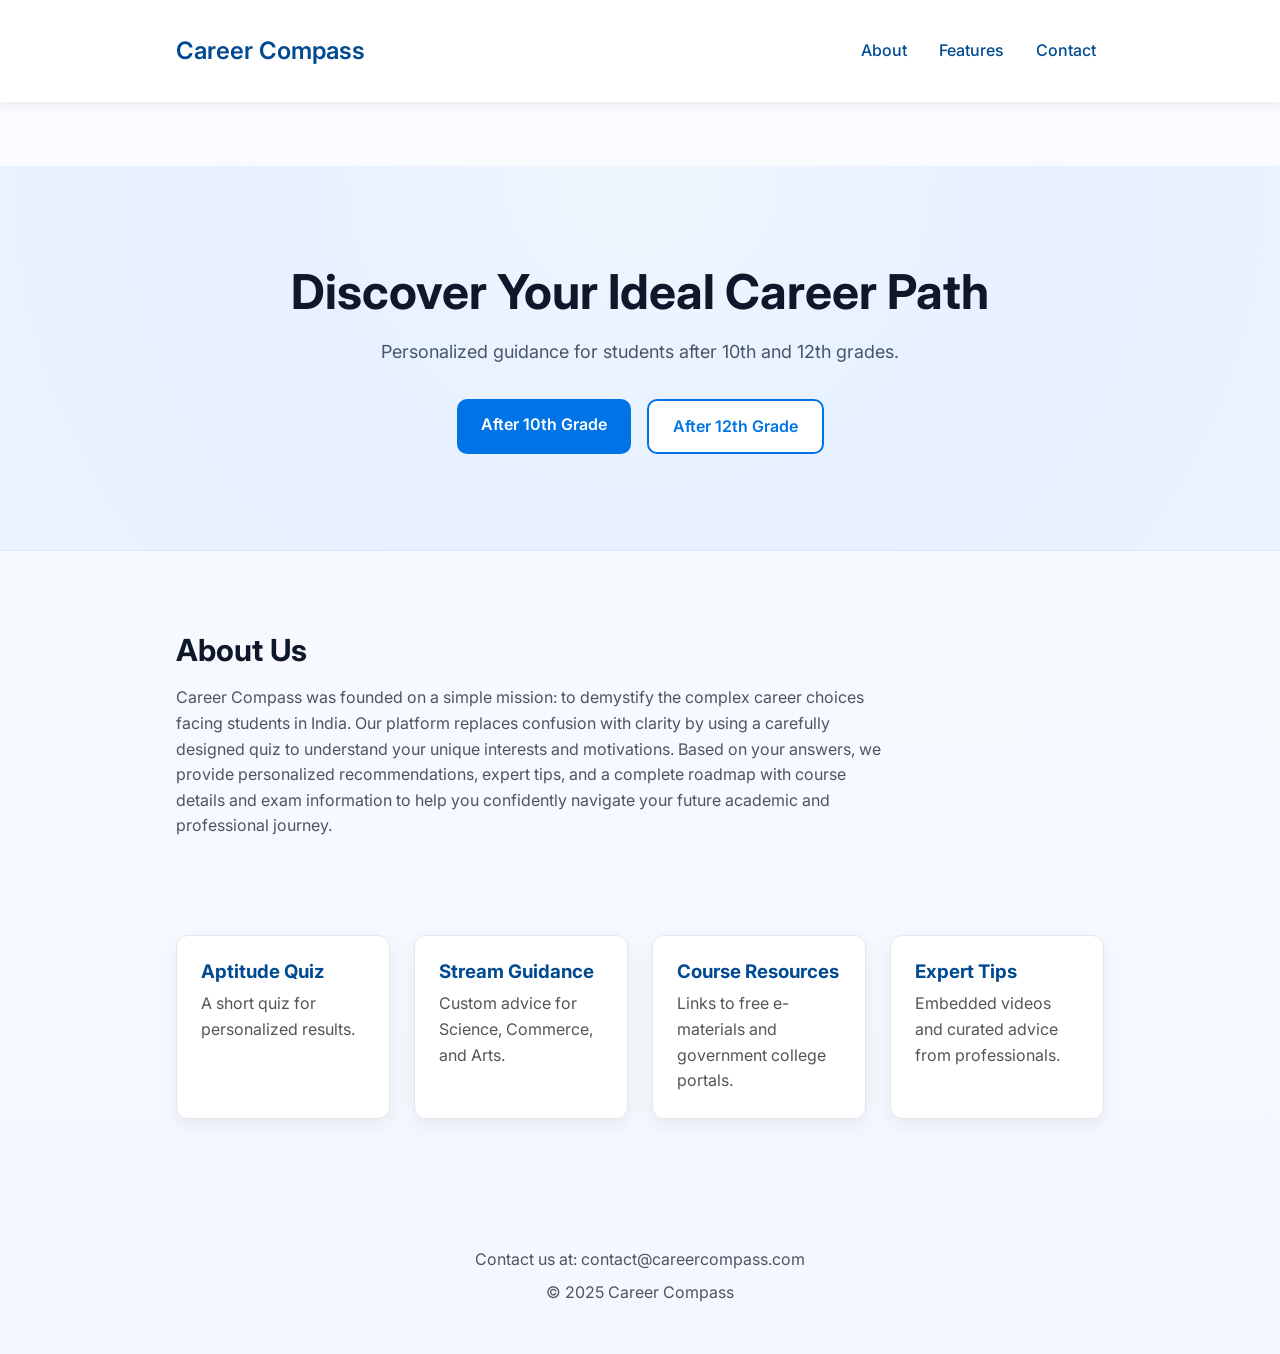
<file: index.html>
<!DOCTYPE html>
<html lang="en">
<head>
  <meta charset="UTF-8"/>
  <meta name="viewport" content="width=device-width,initial-scale=1.0"/>
  <title>Career Compass</title>
  <link href="https://fonts.googleapis.com/css2?family=Inter:wght@400;500;600&display=swap" rel="stylesheet">
  <link rel="stylesheet" href="css/styles.css">
</head>
<body>
  <header>
    <div class="container">
      <nav>
        <div class="logo">Career Compass</div>
        <ul>
          <li><a href="#about">About</a></li>
          <li><a href="#features">Features</a></li>
          <li><a href="#contact">Contact</a></li>
        </ul>
      </nav>
    </div>
  </header>
  <main>
    <section class="hero">
      <div class="container">
        <h1>Discover Your Ideal Career Path</h1>
        <p>Personalized guidance for students after 10th and 12th grades.</p>
        <div class="hero-buttons">
          <a href="quiz.html?path=10th" class="btn btn-primary">After 10th Grade</a>
          <a href="quiz.html?path=12th" class="btn btn-secondary">After 12th Grade</a>
        </div>
      </div>
    </section>
    <section id="about">
      <div class="container">
        <h2>About Us</h2>
        <p>Career Compass was founded on a simple mission: to demystify the complex career choices facing students in India. Our platform replaces confusion with clarity by using a carefully designed quiz to understand your unique interests and motivations. Based on your answers, we provide personalized recommendations, expert tips, and a complete roadmap with course details and exam information to help you confidently navigate your future academic and professional journey.</p>
      </div>
    </section>
    <section id="features">
      <div class="container features">
        <div class="feature"><h3>Aptitude Quiz</h3><p>A short quiz for personalized results.</p></div>
        <div class="feature"><h3>Stream Guidance</h3><p>Custom advice for Science, Commerce, and Arts.</p></div>
        <div class="feature"><h3>Course Resources</h3><p>Links to free e-materials and government college portals.</p></div>
        <div class="feature"><h3>Expert Tips</h3><p>Embedded videos and curated advice from professionals.</p></div>
      </div>
    </section>
  </main>
  <footer id="contact">
    <div class="container">
        <p>Contact us at: contact@careercompass.com</p>
        <p>&copy; 2025 Career Compass</p>
    </div>
  </footer>
</body>
</html>
</file>
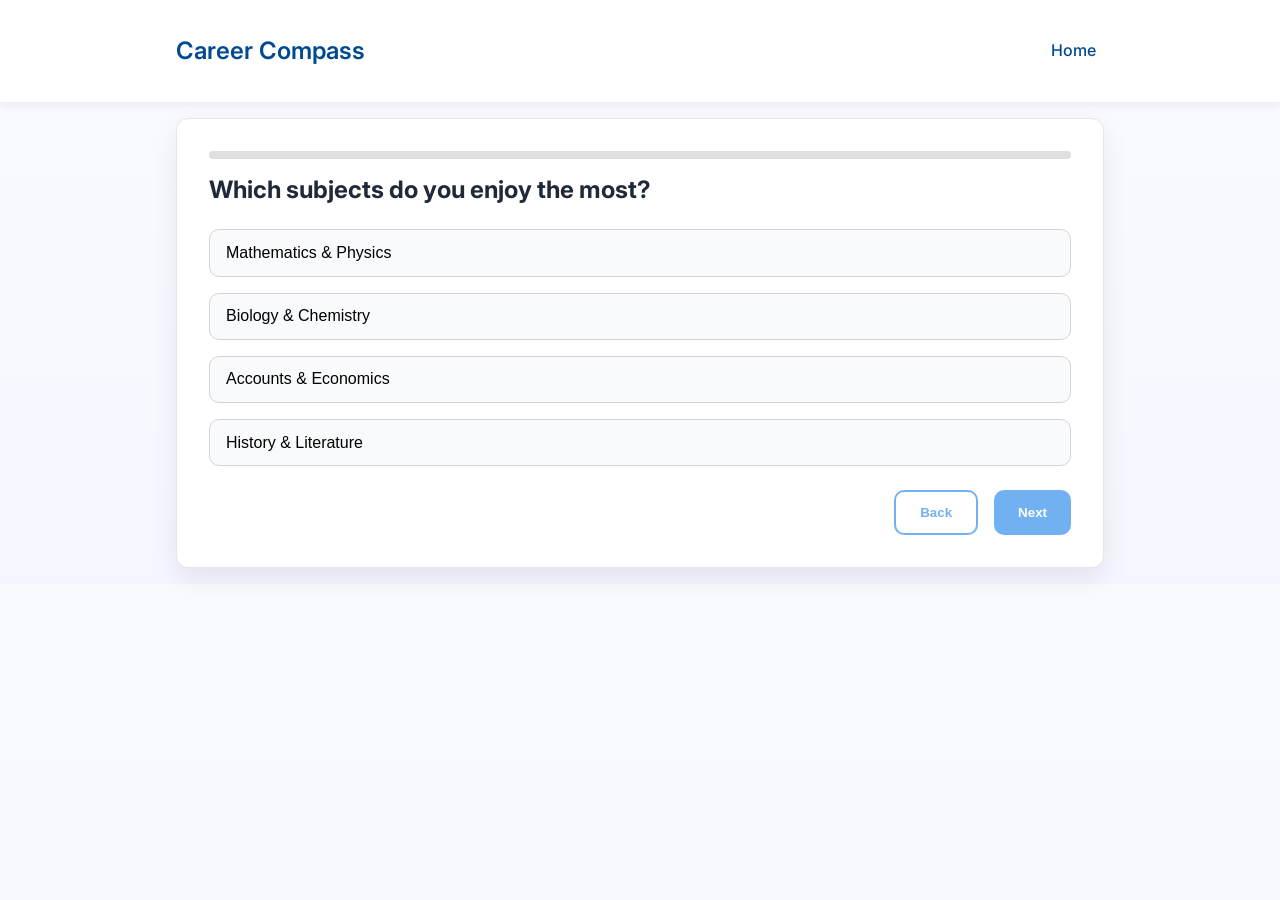
<file: quiz.html>
<!DOCTYPE html>
<html lang="en">
<head>
  <meta charset="UTF-8"/><meta name="viewport" content="width=device-width,initial-scale=1.0"/>
  <title>Quiz – Career Compass</title>
  <link href="https://fonts.googleapis.com/css2?family=Inter:wght@400;500;600&display=swap" rel="stylesheet">
  <link rel="stylesheet" href="css/styles.css">
</head>
<body>
  <header>
    <div class="container">
      <nav>
        <div class="logo">Career Compass</div>
        <ul><li><a href="index.html">Home</a></li></ul>
      </nav>
    </div>
  </header>
  <main class="container">
    <div class="question-container">
      <div class="progress-bar"><div class="progress" id="progress"></div></div>
      <h2 id="question-text"></h2>
      <div class="options" id="options"></div>
      <div class="nav-buttons">
        <button class="btn btn-secondary" id="back-btn">Back</button>
        <button class="btn btn-primary" id="next-btn">Next</button>
      </div>
    </div>
  </main>
  <script src="js/data-loader.js"></script>
  <script src="js/app.js"></script>
</body>
</html>
</file>
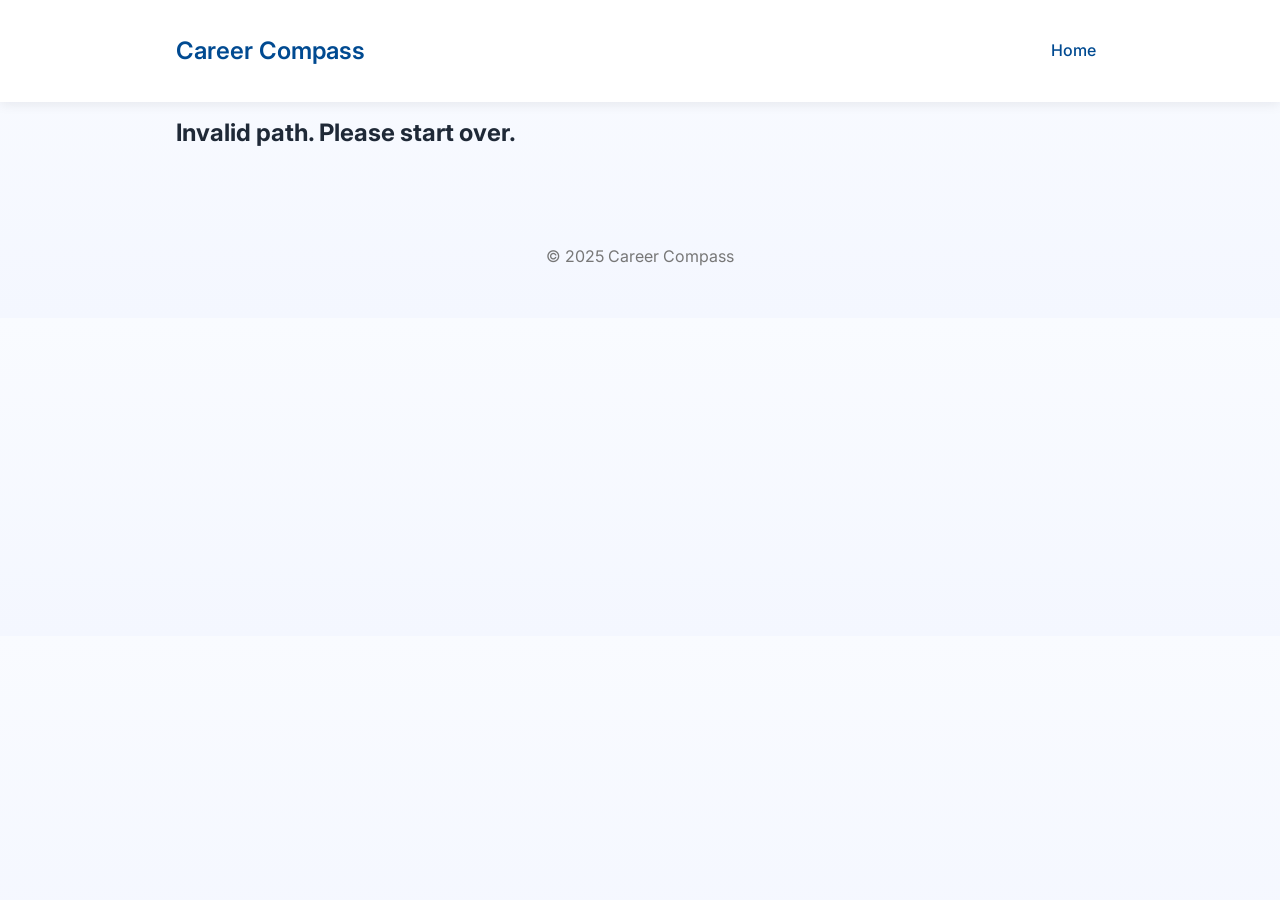
<file: results.html>
<!DOCTYPE html>
<html lang="en">
<head>
  <meta charset="UTF-8"/>
  <meta name="viewport" content="width=device-width,initial-scale=1.0"/>
  <title>Your Results – Career Compass</title>
  <link href="https://fonts.googleapis.com/css2?family=Inter:wght@400;500;600&display=swap" rel="stylesheet">
  <link rel="stylesheet" href="css/styles.css">
</head>
<body>
  <header>
    <div class="container">
      <nav>
        <div class="logo">Career Compass</div>
        <ul><li><a href="index.html">Home</a></li></ul>
      </nav>
    </div>
  </header>

  <main class="container">
    <div id="results-container">
      <!-- All results content will be dynamically generated here by app.js -->
       <div class="results-card" style="text-align: center;"><h2>Loading your results...</h2></div>
    </div>
  </main>
  
  <footer>
    <div class="container">&copy; 2025 Career Compass</div>
  </footer>

  <script src="js/data-loader.js"></script>
  <script src="js/app.js"></script>
</body>
</html>
</file>
<file: css/styles.css>
/* Reset & Globals */
* { margin:0; padding:0; box-sizing:border-box; }
body {
  font-family:'Inter',sans-serif;
  background: linear-gradient(180deg, #f9fbff 0%, #f4f7ff 100%);
  color:#1f2937;
  line-height: 1.6;
}
.container { max-width:960px; margin:0 auto; padding:1rem; }
a { color: inherit; }
h1, h2, h3 { line-height: 1.25; }
p { color: #4b5563; }

:focus-visible {
  outline: 3px solid #3b82f6;
  outline-offset: 2px;
  border-radius: 6px;
}

/* Header & Nav */
header {
  position: sticky;
  top: 0;
  z-index: 10;
  background: rgba(255,255,255,0.92);
  backdrop-filter: blur(6px);
  padding:1rem 0;
  box-shadow:0 2px 12px rgba(2, 6, 23, 0.08);
}
nav { display:flex; justify-content:space-between; align-items:center; }
.logo { font-size:1.5rem; font-weight:600; color:#004a91; }
nav ul { list-style:none; display:flex; gap:1rem; }
nav a { text-decoration:none; color:#004a91; font-weight:500; padding: 0.375rem 0.5rem; border-radius: 6px; transition: background-color 0.2s ease, color 0.2s ease; }
nav a:hover { background-color: #eaf4ff; color: #003f7c; }

/* Hero */
.hero {
  text-align:center;
  padding:5rem 1rem;
  background: radial-gradient(circle at top, #eff6ff 0%, #e6f0ff 55%, #eaf4ff 100%);
  border-bottom: 1px solid #dbeafe;
}
.hero h1 { font-size:clamp(2rem, 4vw, 3rem); margin-bottom:1rem; color: #0f172a; }
.hero p { font-size:1.125rem; margin-bottom:2rem; color:#475569; max-width: 58ch; margin-inline: auto; }
.btn {
  padding:.8rem 1.5rem;
  border-radius:10px;
  font-weight:600;
  text-decoration:none;
  cursor:pointer;
  border: none;
  transition: transform 0.2s ease, box-shadow 0.2s ease, background-color 0.3s ease, color 0.2s ease;
}
.btn:hover { transform: translateY(-1px); box-shadow: 0 8px 18px rgba(37, 99, 235, 0.2); }
.btn-primary { background:#0073e6; color:#fff; }
.btn-primary:hover { background: #005bb5; }
.btn-secondary { background:#fff; border:2px solid #0073e6; color:#0073e6; }
.btn-secondary:hover { background: #eaf4ff; }
.btn:disabled { opacity: 0.55; cursor: not-allowed; transform: none; box-shadow: none; }

/* Hero Buttons Container */
.hero-buttons {
  display: flex;
  justify-content: center;
  gap: 1rem;
  flex-wrap: wrap;
}

/* Sections */
section { margin:4rem 0; }
section h2 { font-size: 1.9rem; color: #0f172a; margin-bottom: 1rem; }
#about p { max-width: 72ch; }
.features { display:grid; grid-template-columns:repeat(auto-fit,minmax(200px,1fr)); gap:1.5rem; }
.feature {
  background:#fff;
  padding:1.5rem;
  border-radius:12px;
  border: 1px solid #e5e7eb;
  box-shadow:0 8px 20px rgba(2, 6, 23, 0.06);
  transition: transform 0.2s ease, box-shadow 0.2s ease;
}
.feature:hover { transform: translateY(-2px); box-shadow:0 12px 24px rgba(2, 6, 23, 0.1); }
.feature h3 { margin-bottom:.5rem; color:#004a91; }
.feature p { color:#555; }

/* Quiz */
.progress-bar { background:#e0e0e0; border-radius:4px; overflow:hidden; margin-bottom:1rem; }
.progress { height:8px; background:#0073e6; width:0; transition:width .3s; }
.question-container { background:#fff; padding:2rem; border-radius:12px; border: 1px solid #e5e7eb; box-shadow:0 12px 28px rgba(2, 6, 23, 0.08); }
.options { display:grid; gap:1rem; margin-top:1.5rem; }
.option-btn { padding:.85rem 1rem; border:1px solid #d1d5db; border-radius:10px; background:#f8fafc; cursor:pointer; text-align:left; font-size: 1rem; transition: background-color 0.2s, border-color 0.2s, box-shadow 0.2s; }
.option-btn:hover { border-color: #93c5fd; background: #eff6ff; }
.option-btn.selected { background:#e6f0ff; border-color:#0073e6; box-shadow: 0 0 0 2px #bfdbfe; }
.nav-buttons { display:flex; justify-content:flex-end; gap:1rem; margin-top:1.5rem; }

/* NEW STYLES FOR RESULTS PAGE */
#results-container { display: flex; flex-direction: column; gap: 2.5rem; }
.results-card { background:#fff; padding:2rem; border-radius:12px; border: 1px solid #e5e7eb; box-shadow:0 12px 24px rgba(2, 6, 23, 0.08); }
.results-card h2 { color:#004a91; margin-bottom: 1rem; }
.results-card h3 { color:#333; margin: 1.5rem 0 0.75rem 0; border-left: 4px solid #0073e6; padding-left: 1rem;}
.score-breakdown h2 { border-bottom: 2px solid #f0f0f0; padding-bottom: 1rem;}
.score-bar-container { margin-bottom: 1rem; }
.score-bar-label { display: flex; justify-content: space-between; font-weight: 600; margin-bottom: 0.25rem; }
.score-bar-bg { background: #e0e0e0; border-radius: 4px; overflow: hidden; }
.score-bar { background: #0073e6; color: white; text-align: right; padding: 4px 8px; border-radius: 4px; width: 0; transition: width 1s ease-out; }
.recommendation-card.secondary { background-color: #f9faff; border: 1px dashed #ccc; }
.recommendation-card .tag { display: inline-block; padding: 0.25rem 0.75rem; border-radius: 12px; font-size: 0.9rem; margin-bottom: 1rem; font-weight: 500;}
.recommendation-card.primary .tag { background: #0073e6; color: white; }
.recommendation-card.secondary .tag { background: #e0e0e0; color: #333; }
.info-grid { display: grid; grid-template-columns: repeat(auto-fit, minmax(250px, 1fr)); gap: 1.5rem; margin-top: 1rem; }
.info-grid ul { list-style-position: inside; padding-left: 0; }
.info-grid li { margin-bottom: 0.25rem; }
.flowchart-img { width: 100%; border-radius: 6px; margin-top: 1rem; background-color: #eee; }
blockquote { background: #eaf4ff; border-left: 5px solid #0073e6; margin: 1.5rem 0; padding: 1rem; border-radius: 0 8px 8px 0; }
blockquote p { margin: 0; }

/* Footer */
footer { text-align:center; padding:2rem 0; color:#777; margin-top: 2rem; }
footer p:first-child { margin-bottom: 0.5rem; }

@media (prefers-reduced-motion: reduce) {
  *, *::before, *::after {
    animation-duration: 0.01ms !important;
    animation-iteration-count: 1 !important;
    transition-duration: 0.01ms !important;
    scroll-behavior: auto !important;
  }
}

/* --- Mobile Responsive Styles --- */
@media (max-width: 768px) {
  body {
    -webkit-text-size-adjust: 100%; /* Prevents iOS font scaling */
  }
  
  .container {
    padding: 0 1rem;
  }

  .hero {
    padding: 3rem 1rem;
  }

  .hero h1 {
    font-size: 2rem;
  }

  .hero p {
    font-size: 1rem;
  }

  .logo {
    font-size: 1.25rem;
  }
  
  nav ul {
    gap: 0.75rem;
    font-size: 0.9rem;
    flex-wrap: wrap;
    justify-content: flex-end;
  }

  .question-container, .results-card {
    padding: 1.5rem;
  }

  .info-grid {
    grid-template-columns: 1fr;
  }

  .hero-buttons {
    flex-direction: column;
    align-items: center;
  }

  .hero .btn {
    width: 90%;
    max-width: 320px;
    text-align: center;
  }

}
</file>
